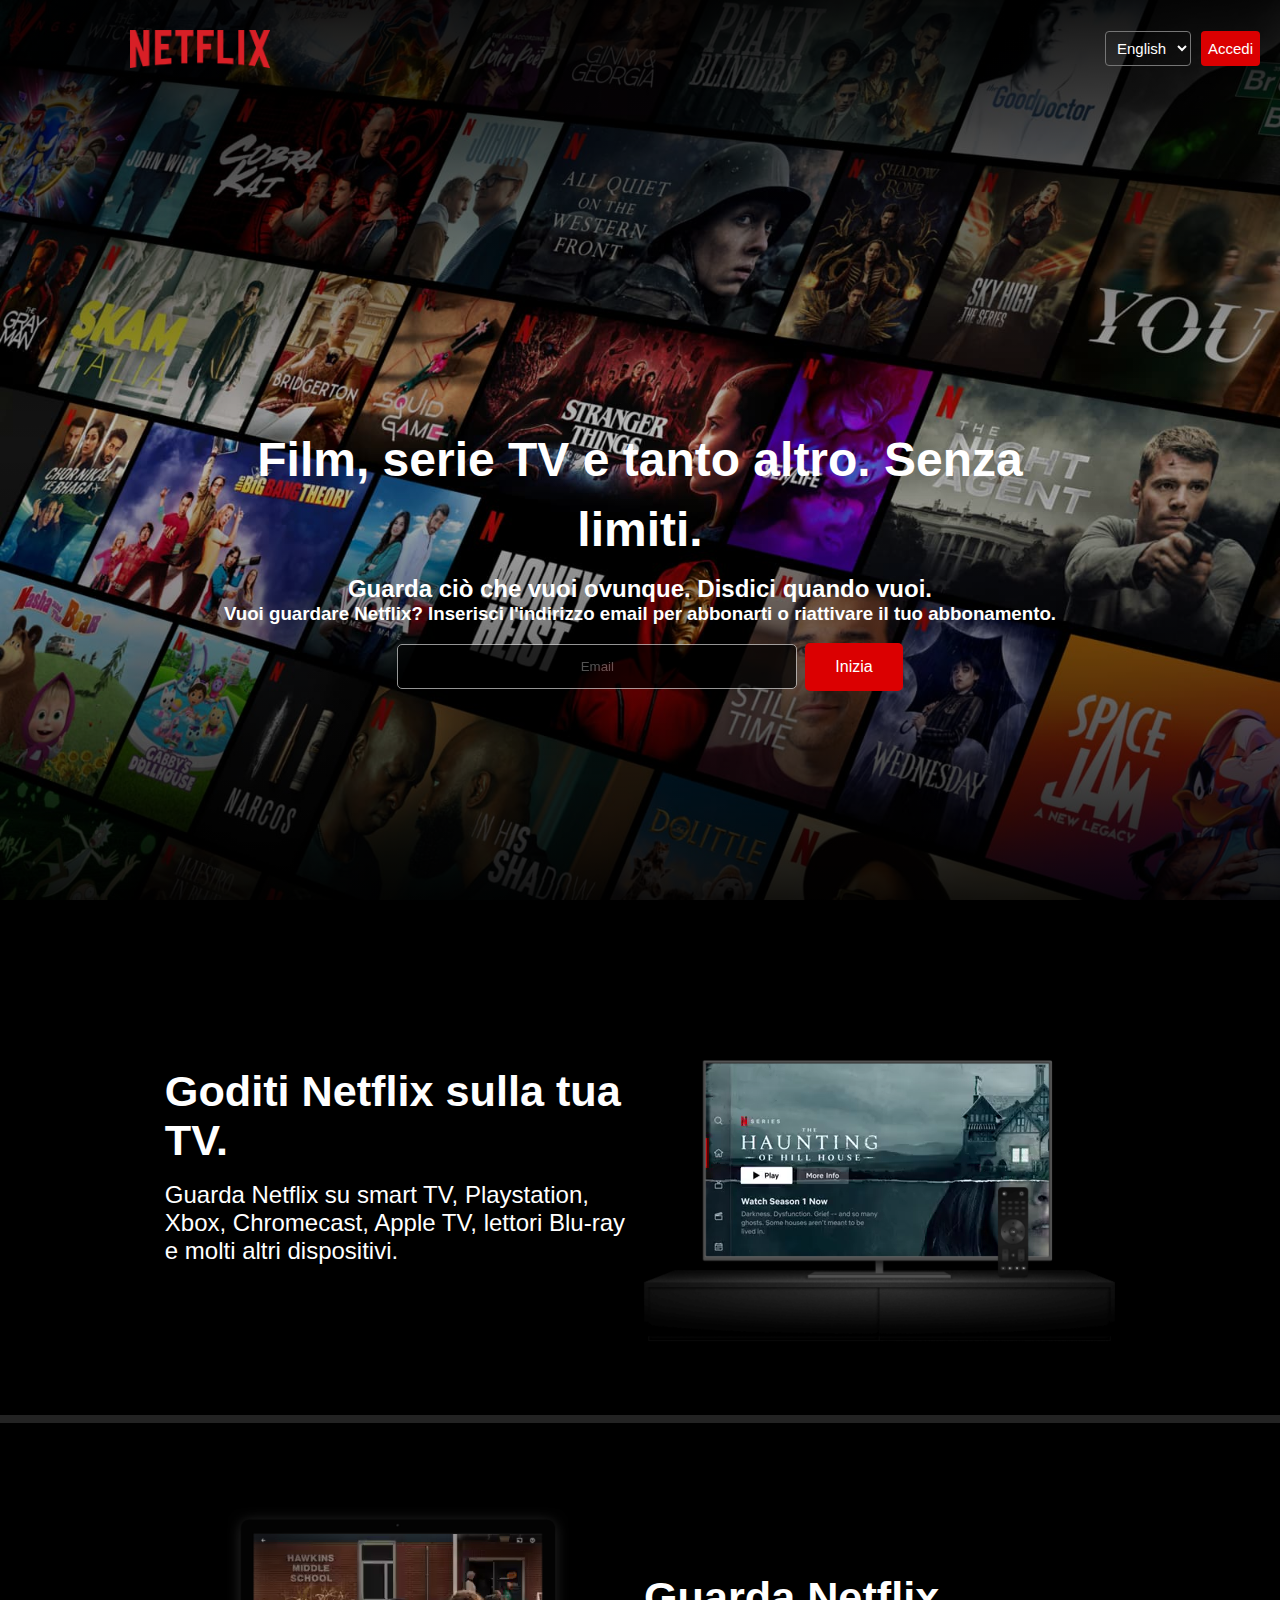
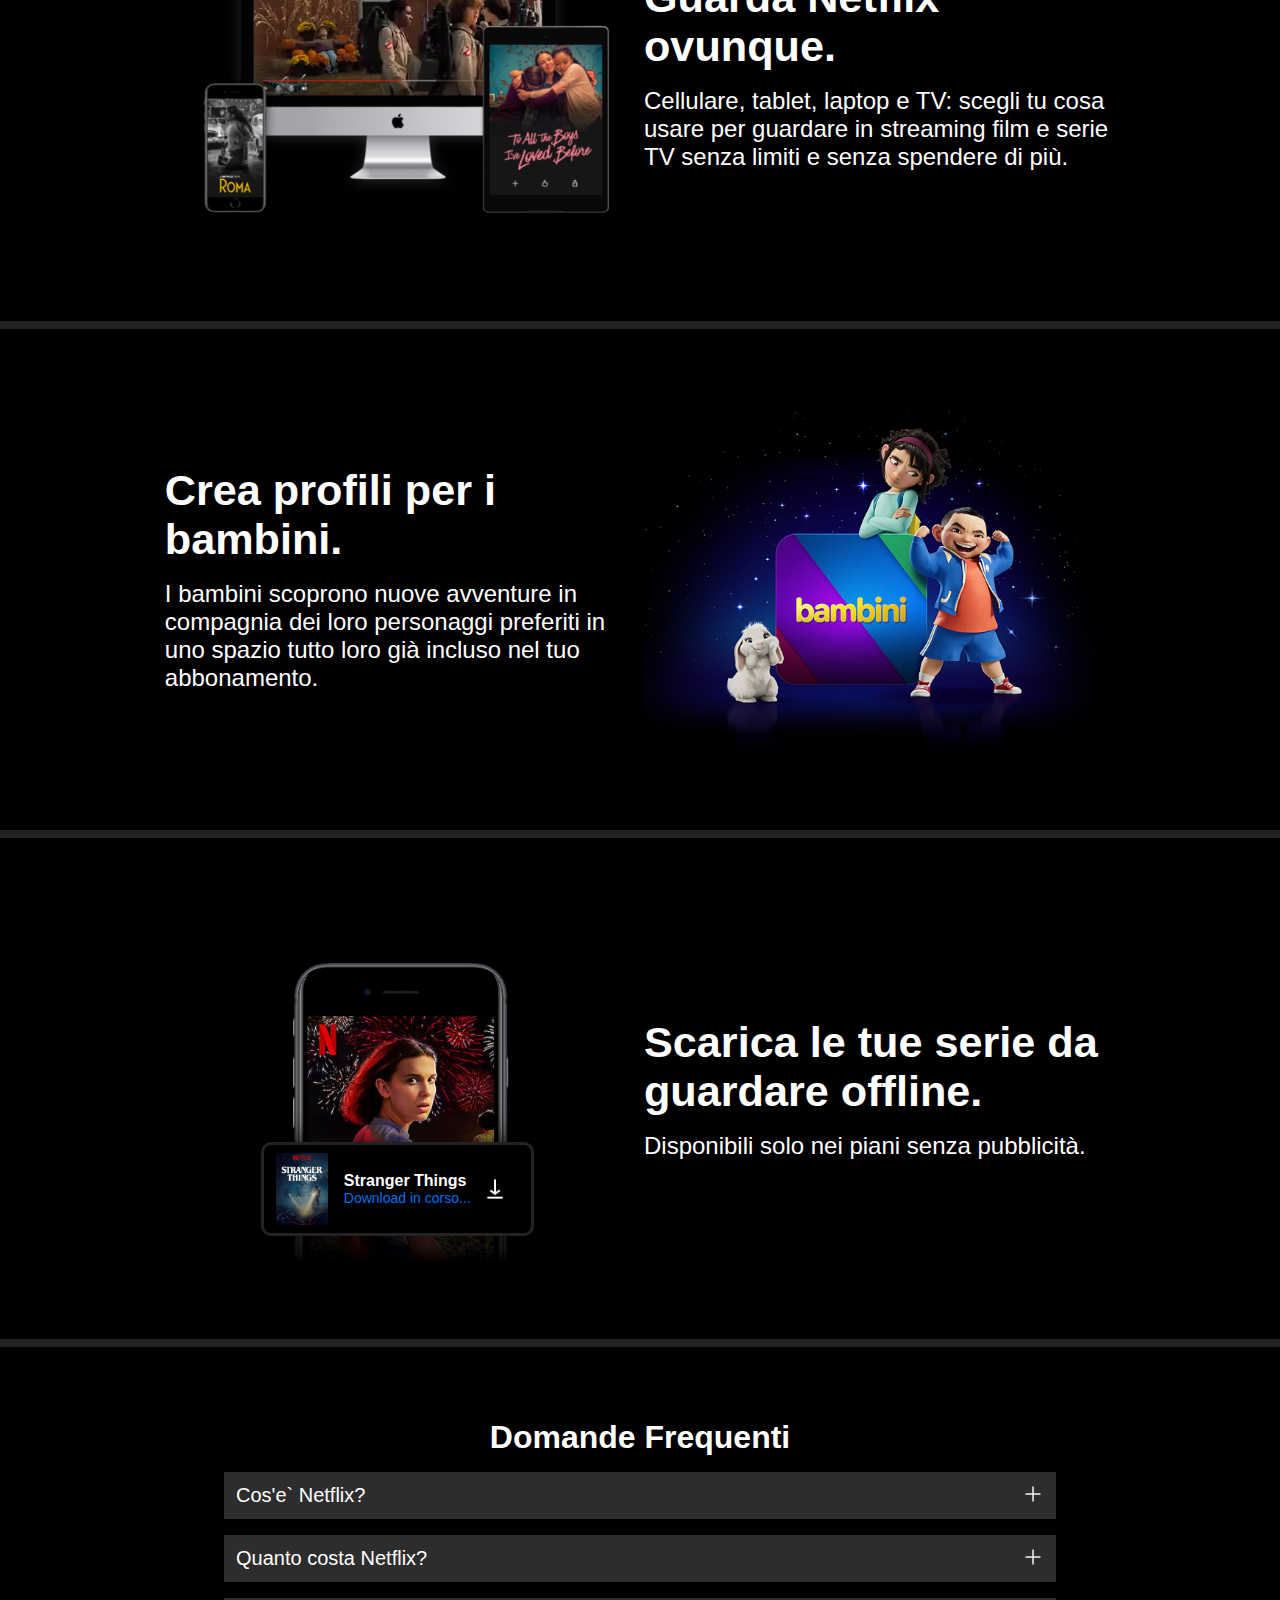
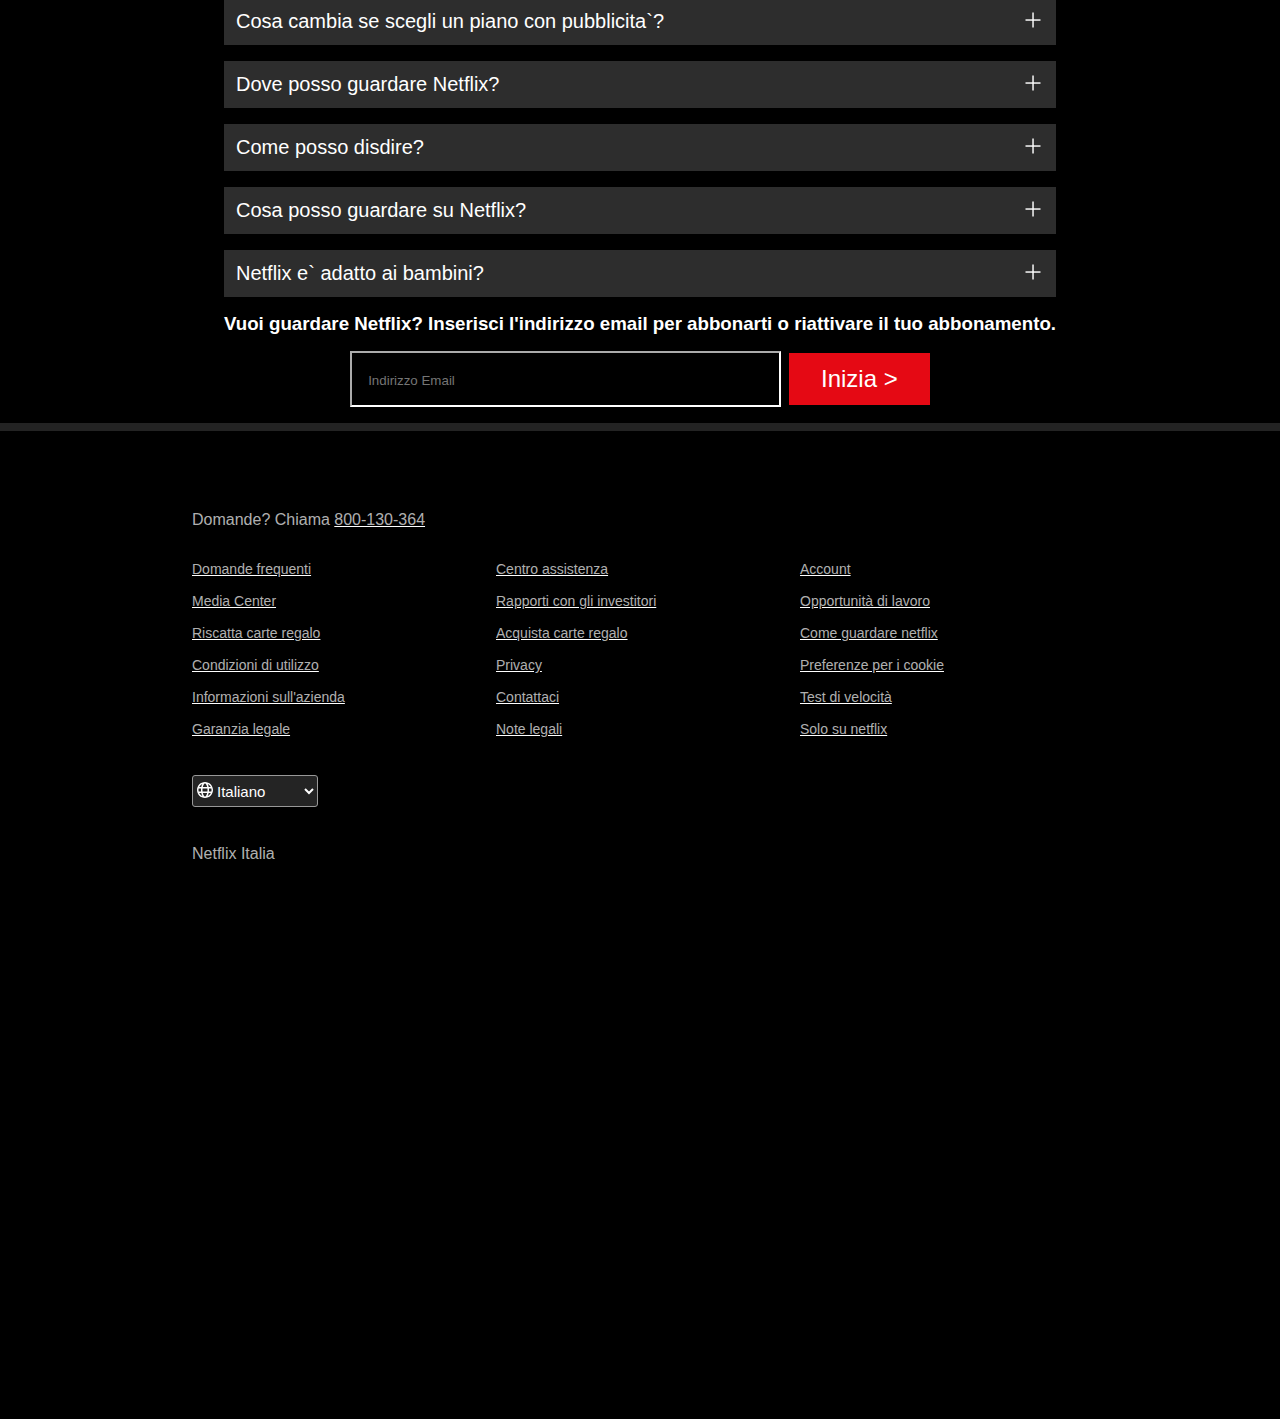
<file: index.html>
<!DOCTYPE html>
<html lang="en">
<head>
    <meta charset="UTF-8">
    <meta http-equiv="X-UA-Compatible" content="IE=edge">
    <meta name="viewport" content="width=device-width, initial-scale=1.0">
    <title>Netflix team4</title>
    <link rel="stylesheet" href="style.css">
</head>
<body>

 
</body>
<!-- parte lorenzo -->
       <div class="mainscreen">
      <nav>
        <img src="logo.png" alt="logo" class="logo" />
        <div>
        <div class="select">
          <div class="selectworld">
            <select name="language-picker-select" id="language-picker-select">
              <option lang="en" value="english" selected>English</option>
              <option lang="it" value="italiano">Italiano</option>
            </select>
          </div>
          <button class="signin">Accedi</button>
        </div>
      </nav>
      <div class="main">
        <div class="titles">
          <h1 class="unlimited">Film, serie TV e tanto altro. Senza limiti.</h1>
          <h2>Guarda ciò che vuoi ovunque. Disdici quando vuoi.</h2>
          <h3>
            Vuoi guardare Netflix? Inserisci l'indirizzo email per abbonarti o
            riattivare il tuo abbonamento.
          </h3>
        </div>
        <form class="email">
          <input type="text" placeholder="Email" />
          <button class="emailbutton">Inizia</button>
        </form>
      </div>
    </div>
    <!-- parte matteo -->
        <div class="container">
            <section class="one">
                <section class="first">
                    <div class="text1">
                        <di class="first-h2-p">
                            <h2 class="h2-text">Goditi Netflix sulla tua TV.</h2>
                            <p class="p-text">Guarda Netflix su smart TV, Playstation,
                            Xbox, Chromecast, Apple TV, lettori Blu-ray e molti altri dispositivi.
                            </p>
                        </di>
                    </div>
                    <div class="media1">
                        <div class="mask1">
                            <img class="apple" src="media\tv.png" alt="tv img">
                        </div>
                        <div class="video1">
                            <video autoplay muted loop>
                                <source src="media\video-tv-0819.m4v" type="video/mp4">
                                <p>video non supportato</p>
                            </video>
                        </div>
                    </div>
                </section>
            </section>
            
            <div class="spazio"></div>
    
            <section class="two">
                <section class="second">
                        <div class="media2">
                            <div class="mask2">
                                <img class="apple" src="media\device-pile.png">
                            </div>
                            <div class="video2">
                                <video autoplay muted loop> 
                                    <source src="media\video-devices.m4v" type="video/mp4">
                                    <p>video non supportato</p>
                                </video>
                            </div>
                        </div>
                        <div class="text2">
                            <div class="second-h2-p">
                                <h2 class="h2-text">Guarda Netflix ovunque.</h2>
                                <p class="p-text">Cellulare, tablet, laptop e TV: scegli tu cosa usare per guardare in streaming film e serie TV senza limiti e senza spendere di più.</p>
                            </div>
                        </div>
                </section>
            </section>
            <div class="spazio"></div>
            <section class="three">
                <section class="third">
                    <div class="text3">
                        <div class="third-h2-p">
                            <h2 class="h2-text">Crea profili per i bambini.</h2>
                            <p class="p-text">I bambini scoprono nuove avventure in compagnia dei loro personaggi preferiti in uno spazio tutto loro già incluso nel tuo abbonamento.</p>
                        </div>
                    </div>
                    <div class="media3">
                        <div class="mask3">
                            <img class="child" src="media\AAAABUNsZVszA3HGW04LpkU1tiYnMIoqpcN6YbGSXu5OXQrvWLP1tn7Tee0YM-dJfCazJNwBKnR35ZoqbjE7gTezX57yHz57zixtKS1g.png">
                        </div>
                    </div>
                </section>
            </section>
    
            <div class="spazio"></div>
            <section class="four">
                <section class="fourth">
                    <div class="media4">
                        <div class="mask4">
                          <div class="download">
                            <div class="imgSt">
                              <img src="media\boxshot.png">  
                            </div>
                            <div class="text">
                              <h2 class="h2St">Stranger Things</h2>
                              <p class="pSt">Download in corso...</p>
                            </div>
                            <div class="imgD">
                                <img src="media\download-icon.gif">
                            </div>
                          </div>
                            <img class="telefono" src="media\mobile-0819.jpg">
                        </div>
                    </div>
                    <div class="text4">
                        <div class="fourth-h2-p">
                            <h2 class="h2-text">Scarica le tue serie da guardare offline.</h2>
                            <p class="p-text">Disponibili solo nei piani senza pubblicità.</p>
                        </div>
                    </div>
                </section>    
            </section>
            
            <div class="spazio"></div>
        </div>
        <!-- parte gabriele -->
      <div class="container-faq">
        <h2>Domande Frequenti</h2>
        <div class="button-faq">
          <button>
            <span>Cos'e` Netflix? </span> <img src="plus_2.png" alt="" />
          </button>
          <button>
            <span>Quanto costa Netflix?</span><img src="plus_2.png" alt="" />
          </button>
          <button>
            <span>Cosa cambia se scegli un piano con pubblicita`?</span
            ><img src="plus_2.png" alt="" />
          </button>
          <button>
            <span>Dove posso guardare Netflix?</span
            ><img src="plus_2.png" alt="" />
          </button>
          <button>
            <span>Come posso disdire?</span><img src="plus_2.png" alt="" />
          </button>
          <button>
            <span>Cosa posso guardare su Netflix?</span
            ><img src="plus_2.png" alt="piu" />
          </button>
          <button>
            <span>Netflix e` adatto ai bambini?</span
            ><img src="plus_2.png" alt="piu" />
          </button>
          
        
      </div>
      <div class="title-1">
        <h3>
          Vuoi guardare Netflix? Inserisci l'indirizzo email per abbonarti o
          riattivare il tuo abbonamento.
        </h3>
      </div>
        <form class="submit-part">
          
          <input type="email" name="email" id="email1" placeholder="Indirizzo Email"/>
          <button type="submit" id="button1"><span id="span1">Inizia ></span></button>
        </form>

        <!-- Parte di stefano -->
    <div class="spazio"></div>
    <div class="footer-container">
    <footer>
        <p> Domande? Chiama <a href="#" class="telephone">800-130-364</a></p>
        <div class="links">
            <ul>
                <a href="#">Domande frequenti</a>
                <a href="#">Centro assistenza</a>
                <a href="#">Account</a>
                <a href="#">Media Center</a>
                <a href="#">Rapporti con gli investitori</a>
                <a href="#">Opportunità di lavoro</a>
                <a href="#">Riscatta carte regalo</a>
                <a href="#">Acquista carte regalo</a>
                <a href="#">Come guardare netflix</a>
                <a href="#">Condizioni di utilizzo</a>
                <a href="#">Privacy</a>
                <a href="#">Preferenze per i cookie</a>
                <a href="#">Informazioni sull'azienda</a>
                <a href="#">Contattaci</a>
                <a href="#">Test di velocità</a>
                <a href="#">Garanzia legale</a>
                <a href="#">Note legali</a>
                <a href="#">Solo su netflix</a>
            </ul>
            <br>

            <div class="select-box">
                <svg width="16" height="16" viewBox="0 0 16 16" >
                    <path fill-rule="evenodd" clip-rule="evenodd"
                        d="M8,14.5c0.23033,0 0.84266,-0.2257 1.48679,-1.514c0.27614,-0.5523 0.51294,-1.2239 0.68801,-1.986h-4.3496c0.17507,0.7621 0.41187,1.4337 0.68801,1.986c0.64413,1.2883 1.25646,1.514 1.48679,1.514zM10.4224,9.5c0.0504,-0.47923 0.0776,-0.98089 0.0776,-1.5c0,-0.51911 -0.0272,-1.02077 -0.0776,-1.5h-4.84478c-0.05046,0.47923 -0.07762,0.98089 -0.07762,1.5c0,0.51911 0.02716,1.02077 0.07762,1.5zM11.7092,11c-0.227,1.1217 -0.5775,2.117 -1.0178,2.9184c1.3223,-0.6023 2.4073,-1.6347 3.0764,-2.9184zM14.5,8c0,-0.51627 -0.0602,-1.01848 -0.1739,-1.5h-2.3963c0.0461,0.48588 0.0702,0.98731 0.0702,1.5c0,0.51269 -0.0241,1.01412 -0.0702,1.5h2.3963c0.1137,-0.48152 0.1739,-0.98373 0.1739,-1.5zM4,8c0,-0.51269 0.02411,-1.01412 0.0702,-1.5h-2.39627c-0.11374,0.48152 -0.17393,0.98373 -0.17393,1.5c0,0.51627 0.06019,1.01848 0.17393,1.5h2.39627c-0.04609,-0.48588 -0.0702,-0.98731 -0.0702,-1.5zM5.30864,13.9184c-0.44032,-0.8014 -0.79085,-1.7967 -1.01788,-2.9184h-2.05855c0.66907,1.2837 1.75414,2.3161 3.07643,2.9184zM5.8252,5h4.3496c-0.17507,-0.76207 -0.41187,-1.43374 -0.68801,-1.98603c-0.64413,-1.28826 -1.25646,-1.51397 -1.48679,-1.51397c-0.23033,0 -0.84266,0.22571 -1.48679,1.51397c-0.27614,0.55229 -0.51294,1.22396 -0.68801,1.98603zM11.7092,5h2.0586c-0.6691,-1.28373 -1.7541,-2.31611 -3.0764,-2.91838c0.4403,0.8014 0.7908,1.79668 1.0178,2.91838zM2.23221,5h2.05855c0.22703,-1.1217 0.57756,-2.11698 1.01788,-2.91838c-1.32229,0.60227 -2.40736,1.63466 -3.07643,2.91838zM8,0c4.4183,0 8,3.58172 8,8c0,4.4183 -3.5817,8 -8,8c-4.41828,0 -8,-3.5817 -8,-8c0,-4.41828 3.58172,-8 8,-8z"
                        fill="currentColor"></path>
                </svg>
                <select class="choice">
                    <option value="">Italiano</option>
                </select>
            </div>

            <br>
            <p>Netflix Italia</p>
        </div>
    </footer>
</div>
    </body>

</html>
</file>
<file: style.css>
*{
  padding: 0;
  margin: 0;
  box-sizing: border-box;
}


/*parte di matteo*/
.container
/* prima sezione */
.one{
  display: flex;
  align-items: center;
  justify-content: center;
  background-color: black;
  max-height: 86.5vh;
  width: 100%;
  padding: 4.5rem 0rem;
}
.spazio {
  width: 100%;
  height: 0.5rem;
  background-color: rgb(35, 35, 35);
}
.container .first {
  width: 100%;
  height: 100%;
  display: flex;
  flex-direction: row;
  background-color: black;
  margin: 0rem 2rem;
}
/* comportamento primo video con schermi grandi */
@media screen and (min-width: 1280px){
  .container .first,
  .container .second {
    max-width: calc(83% - 7rem);
  }
}
@media screen and (min-width: 1920px){
  .container .first,
  .container .second {
    max-width:calc(83% - 17rem) ;
  }
}
@media screen and (min-width: 2560px){
  .container .first,
  .container .second{
    max-width: calc(83% - 50rem);
  }
}
.container .first .text1 {
  display: flex;
  flex-direction: column;
  justify-content: center;
  align-items: center;
  width: 50%;
  margin-right: 0.5rem;
}
.container .first .text1 .first-h2-p {
  color: white;
  height: auto;
  width: auto;
  font-family: sans-serif;
  margin-right: 0.37rem;
}
.container .first .media1 {
  display: flex;
  width: 50%;
  position: relative;
}
.container .first .media1 .mask1 {
  z-index: 15;
  width: 100%;
  display: flex;
  align-items: center;
}
.container .first .media1 .video1 {
  position: absolute;
  top: 20%;
  left: 13%;
  width: 83%;
  height: 78%;
  overflow: hidden;
}
/* seconda sezione */
.two {
  display: flex;
  align-items: center;
  justify-content: center;
  background-color: black;
  max-height: 86.5vh;
  width: 100%;
  padding: 4.5rem 0rem;
}
.container .second {
  width: 100%;
  height: 100%;
  display: flex;
  flex-direction: row;
  background-color: black;
  margin: 0rem 2rem;
}
.container .second .text2 {
  display: flex;
  flex-direction: column;
  justify-content: center;
  align-items: center;
  width: 50%;
  margin-left: 0.5rem;
}
.container .second .text2 .second-h2-p {
  color: white;
  height: auto;
  width: auto;
  font-family: sans-serif;
}
.h2-text {
  font-size: 2.7rem;
  font-weight: 800;
}
.p-text {
  font-size: 1.5rem;
  margin-top: 1rem;
}
.container .second .media2 {
  display: flex;
  width: 50%;
  position: relative;
}
.container .second .media2 .mask2 {
  z-index: 15;
  width: 100%;
  display: flex;
  align-items: center;
}
.apple{
  width: 100%;
}
.container .second .media2 .video2 {
  position: absolute;
  top: 11%;
  left: 17%;
  width: 65%;
  height: 55%;
  overflow: hidden;
}
/* terza sezione */
.three{
  display: flex;
  align-items: center;
  justify-content: center;
  background-color: black;
  max-height: 86.5vh;
  width: 100%;
  padding: 4.5rem 0rem;
}
.container .third {
  width: 100%;
  height: 100%;
  display: flex;
  flex-direction: row;
  background-color: black;
  margin: 0rem 2rem;
}
@media screen and (min-width: 1280px){
  .container .third {
    max-width: calc(83% - 7rem);
}}
.container .third .text3 {
  display: flex;
  flex-direction: column;
  justify-content: center;
  align-items: center;
  width: 50%;
  margin-right: 0.5rem;
}
.container .third .text3 .third-h2-p {
  color: white;
  height: auto;
  width: auto;
  font-family: sans-serif;
}
.container .third .media3 {
  display: flex;
  width: 50%;
  position: relative;
}
.mask3 .child {
  width: 100%;
}
/* quarta sezione */
.four{
  display: flex;
  align-items: center;
  justify-content: center;
  background-color: black;
  max-height: 86.5vh;
  width: 100%;
  padding: 4.5rem 0rem;
}
.container .fourth {
  width: 100%;
  height: 100%;
  display: flex;
  flex-direction: row;
  background-color: black;
  margin: 0rem 2rem;
}
@media screen and (min-width: 1280px){
  .container .fourth {
    max-width: calc(83% - 7rem);
}}
.container .four .fourth .media4 {
  display: flex;
  width: 50%;
}
.telefono {
  width: 100%;
}
.container .fourth .text4 {
  display: flex;
  flex-direction: column;
  justify-content: center;
  align-items: center;
  width: 50%;
  margin-left: 0.5rem;
}
.container .fourth .text4 .fourth-h2-p {
  color: white;
  height: auto;
  width: auto;
  font-family: sans-serif;
}
.container .four .fourth .media4 .mask4{
  position: relative;
}
.container .four .fourth .media4 .mask4 .download {
  border: 3px solid rgb(35, 35, 35);
  border-radius: 10px;
  display: flex;
  flex-direction: row;
  justify-content: center;
  position: absolute;
  width: 57.8%;
  height: 27.26%;
  top: 65%;
  left: 20.5%;
  background-color: black;
  padding: 8px 12px;
  align-items: center;
  box-shadow: 0 0 2em 0 rgba(0, 0, 0, 1);
  max-height: fit-content;
}
.container .four .download .text {
  color: white;
  margin: 0.3rem 0rem;
}
.container .four .download .imgSt{
  margin-right: 1rem;
  height: 4.5rem;
}
.container .four .download img {
  width: 100%;
  height: 100%;
}
.container .four .download .text .h2St{
  text-align: left;
  font-family: sans-serif;
  font-size: 1rem;
}
.container .four .download .text .pSt{
  color: #0071eb;
  font-weight: 400;
  text-align: left;
  font-family: sans-serif;
  font-size: 0.875rem ;
}
.container .four .download .imgD {
  width: 3rem;
  height: 3rem;
}
/* comportamento del banner */
@media only screen and (max-width: 960px){
  .container .four .fourth .media4 .mask4 .download {
    padding: 0.5rem 0.75rem;
    height: fit-content;
    top: 74%;
    justify-content: space-between;
  }
  .container .four .fourth .media4 .mask4 .download .imgSt {
    height: 4.5rem;
  }
}
@media only screen and (min-width: 600px){
  .container .four .download .text .h2St {
    font-size: 1rem;
  }
  .container .four .download .text .pSt {
    font-size: 0.875rem;
  }
  .download{
    width: 0.35rem 0.75rem;
  }
}
/* media-queries (960px) */
@media screen and (max-width: 960px){
  .container .one, 
  .container .two,
  .container .three,
  .container .four {
    max-height: 100%;
    padding: 4.5rem 0;
  }
  .container .two .second,
  .container .four .fourth{
    display: flex;
    align-items: center;
    text-align: center;
    height: 100%;
    max-width: calc(100% - 4rem);
    flex-direction: column-reverse;
  }
  .container .one .first,
  .container .three .third {
    display: flex;
    flex-direction: column;
    align-items: center;
    text-align: center;
    height: 100%;
    max-width: calc(100% - 4rem);
  }
  
  .container .one .first .text1,
  .container .two .second .text2,
  .container .three .third .text3,
  .container .four .fourth .text4 {
    display: inline-block;
    width: 100%;
    height: 100%;
  }
  
  .container .one .first .text1 .h2-text,
  .container .two .second .text2 .h2-text,
  .container .three .third .text3 .h2-text,
  .container .four .fourth .text4 .h2-text{
    font-size: 2rem;
  }
 
  .container .one .first .text1 .p-text,
  .container .two .second .text2 .p-text,
  .container .three .third .text3 .p-text,
  .container .four .fourth .text4 .p-text{
    font-size: 1.1rem;
  }

  .container .one .first .media1,
   .container .two .second .media2,
   .container .three .third .media3,
   .container .four .fourth .media4 {
    height: 100%;
    width: 40rem;
    max-width: fit-content;
  }
  .container .one .first .media1 .video1{
    left: 9.5%;
  }
}
/*parte di lorenzo giu` */

.mainscreen {
width: 100%;
height: 100%;
color: white;
background: black;
background-image: linear-gradient(
    to top,
    rgba(0, 0, 0, 0.9) 0,
    rgba(0, 0, 0, 0) 50%,
    rgba(0, 0, 0, 0.9) 100%
  ),
  url("netflixbackground.jpeg");

background-repeat: no-repeat;
background-attachment: fixed;
background-size: cover;
font-family: sans-serif;
}

.main {
width: 100%;
height: 80vh;
display: flex;
justify-content: center;
align-items: center;
flex-direction: column;
padding: 15px;

text-align: center;
}

nav {
display: flex;
justify-content: space-between;
align-items: center;
padding-bottom: 100px;
}

.logo {
width: 200px;
cursor: pointer;
padding: 30px;
margin-left: 100px;
}

.signin {
border: 0;
outline: 0;
background: #db0001;
color: #fff;
padding: 7px ;
font-size: 15px;
border-radius: 4px;
margin-left: 10px;
cursor: pointer;
}

#language-picker-select {
background: transparent;
color: inherit;
padding: 7px ;
font-size: 15px;
border-radius: 4px;
margin-left: 10px;
cursor: pointer;
}

.unlimited {
font-size: 3rem;
line-height: 70px;
font-weight: 900;
max-width: 900px;
margin: 0;
padding: 10px;
}

.email {
background: transparent;
border-radius: 4px;
display: flex;
align-items: center;
margin-top: 8px;
padding: 10px;
}

.email input {
flex: 1;
height: 45px;
width: 400px;
border-width: 2px;
border-style: inset;
border: 1px solid rgb(211, 211, 211);
border-radius: 5px;
border-image: initial;
outline: 0;
margin-left: 20px;
background: black;
opacity: 0.7;
color: white;
margin-right: 8px;
display: flex;
text-align: center;
padding: 10px;
}

.email button {
background-color: #db0001;
border-radius: 5px;
border: 0;
outline: 0;
color: #fff;
font-size: 16px;
cursor: pointer;
padding: 15px 30px;
font-weight: 120;
}



.titles {
display: flex;
flex-direction: column;
margin-bottom: 0;
}
.select {
  display: flex;
  padding-left: 10px;
  padding-right: 20px;
}
.backgroundgradient {
  background: rgb(0 0 0 / 40%);
  height: 100%;
}
@media screen and (max-width: 830px) {  
   .email {   
      width: 90%;  
     } 
    .logo {  
       margin-left: 30px; 
     } 
  }

  @media screen and (max-width: 560px) {  
     .logo {   
        margin-left: 0;  
        
       }  
      #language-picker-select {  
         margin: 0;   
        }  
      .select {  
        padding-right: 0px;   
         
      } 
  }
/*parte gabry */
.container-faq {
  width: 100%;
  height: 100%;
  display: flex;
  align-items: center;
  flex-direction: column;
  padding: 72px 0px;
  gap: 1rem ;
  background-color: black;
  
  
}
.container-faq h2 {
  font-size: 2rem;
  font-weight: 900;
  color: white;
  font-family: sans-serif;
}

.button-faq {
  display: flex;
  justify-content: center;
  flex-direction: column;
  gap: 1rem ;
}
.button-faq span{
  display: flex;
  width: 96%;
  padding-left: 10px;
  color: white;
  padding: 12px;
  font-family: sans-serif;
  font-size: 20px;
}
.button-faq  img {
  display: flex;
  width: 20px;
  height: fit-content;
  padding-top: 12px;
  filter: invert(100%) sepia(0%) saturate(0%) hue-rotate(80deg) brightness(101%) contrast(104%);
}
.button-faq button {
  width: 65vw;
  height: 30%;
  background-color: rgba(45, 45, 45, 1);
  border: none;
}
.button-faq button:hover {
  background-color: rgba(128, 128, 128,0.6);
}
.button-faq button {
  display: flex;
}
.email-button {
  display: flex;
}
.title-1 h3 {
  color: white;
  font-family: sans-serif;
}
.submit-part {
  display: flex;
  justify-content: center;
  align-items: center;
}
.submit-part #email1 {
  width: 447px ;
  height: 56px;
  background-color:black ;
  padding: 10px 16px 8px;
  border-color: white;
 color: white;
 
}
.submit-part #button1 {
width: 25%;
height: 100%;
background: rgb(229, 9, 20);
margin: 0px 0px 0px 8px;
padding: 12px 24px;
border: none;

}
.submit-part #span1 {
  color: white;
  font-family: Arial, Helvetica, sans-serif;
  font-size: 24px;
  
}

@media  screen and (max-width: 560px) {
  .submit-part {
      display: flex;
      flex-direction: column;
      gap: 1rem;
  }
  .submit-part #button1 {
      width: 40vw;
      
  }
  .button-faq span {
      font-size: 13px;
  }
  .button-faq button {
      width: 90vw;
  }
  .title-1 h3 {
      padding-left: 20px;
      padding-top: 20px;
  }
   .submit-part #email1 {
      width: 80vw;
      height: 50%;
  }
  .container-faq {
      height: fit-content;
  }

}

@media  screen and (max-width:830px) {

  .title-1 h3 {
    padding-left: 50px;
    font-size: 20px;
    word-spacing: 5px;
  }
  
}

/* Parte di Stefano */

.footer-container {
height: 100vh;
width: 100%;
background: #000;
color: #fff;
font-weight: 500;
font-family: Arial, sans-serif;
}

.links ul {
list-style: none;
font-size: 14px;
}




footer {
color: rgba(255, 255, 255, 0.7);
margin: 0 auto;
width: 70%;
padding-top: 5%;
}

.telephone {
color: rgba(255, 255, 255, 0.7);
}

footer .links>* {
margin-bottom: 20px;
}

footer p {
margin-bottom: 2rem;
}

footer a {
color: rgba(255, 255, 255, 0.7);
text-decoration: underline white;

}


.links a:active {
color: red;
}

footer .links ul {
display: grid;
grid-template-columns: repeat(3, 1fr);
grid-gap: 1rem;
}

.select-box {
position: relative;
}

.select-box svg {
height: 20px;
position: absolute;
top: 5px;
left: 5px;
color: white;
}

.choice {
display: inline-block;
font-size: 14px;
color: #fff;
background: rgb(36, 36, 36);
border: 1px solid #989898;
padding: 6px 0px 6px 20px;
border-radius: 3px;
width: 126px;
height: 32px;
font-size: 15px;
}



@media (max-width: 950px) {



footer {
    width: 90%;
}

}


@media (max-width: 768px) {
footer .links ul {
    grid-template-columns: repeat(2, 1fr);
    grid-gap: 1rem;
}
}

@media (max-width: 375px) {
footer .links ul {
    grid-template-columns: repeat(1, 1fr);
    grid-gap: 1rem;
}
}


@media (max-width: 320px) {
footer .links ul {
    grid-template-columns: repeat(1, 1fr);
    grid-gap: 1rem;
}
}
</file>
